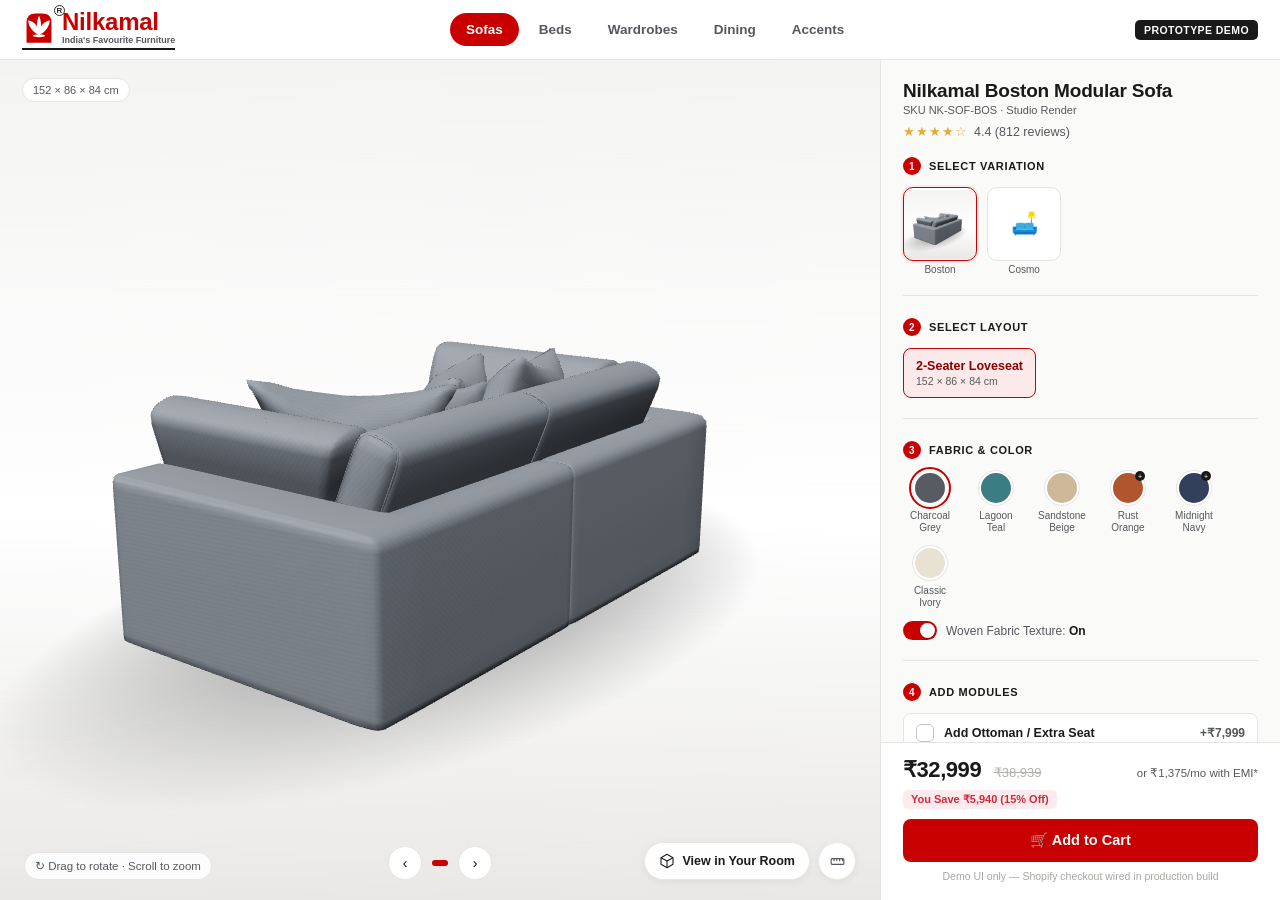
<file: index.html>
<!doctype html>
<html lang="en">
<head>
<meta charset="utf-8" />
<meta name="viewport" content="width=device-width, initial-scale=1" />
<title>Nilkamal 3D Configurator — Demo Prototype</title>
<link rel="stylesheet" href="./css/style.css" />
<script type="importmap">
{
  "imports": {
    "three": "./vendor/three/three.module.min.js"
  }
}
</script>
</head>
<body>

<header class="topbar">
  <div class="brand">
    <div class="brand-icon-wrap">
      <svg class="brand-icon" viewBox="0 0 60 60" xmlns="http://www.w3.org/2000/svg">
        <path d="M8,58 L8,22 Q8,6 24,6 L36,6 Q52,6 52,22 L52,58 Z" fill="#C80000"/>
        <path d="M30,44 C25,35 25,20 30,10 C35,20 35,35 30,44 Z" fill="#ffffff"/>
        <path d="M30,44 C18,39 11,27 11,18 C23,20 30,31 30,44 Z" fill="#ffffff"/>
        <path d="M30,44 C42,39 49,27 49,18 C37,20 30,31 30,44 Z" fill="#ffffff"/>
        <ellipse cx="30" cy="45.5" rx="11" ry="2.6" fill="#ffffff"/>
      </svg>
      <span class="brand-reg">R</span>
    </div>
    <div class="brand-text">
      <span class="brand-word">Nilkamal</span>
      <span class="brand-tag">India's Favourite Furniture</span>
    </div>
  </div>
  <nav class="navtabs" id="navtabs"></nav>
  <div class="topbar-right">
    <span class="demo-pill">Prototype Demo</span>
  </div>
</header>

<div class="app">
  <div class="viewer-col">
    <canvas id="viewer-canvas"></canvas>
    <svg id="dimOverlay" class="dim-overlay"></svg>

    <div class="viewer-topleft" id="viewer-dims">152 × 86 × 84 cm</div>

    <div class="viewer-loading" id="viewer-loading">
      <div class="spinner"></div>
      <span>Loading model…</span>
    </div>

    <div class="toast" id="toast"><span class="dot"></span><span id="toast-text">Added to cart</span></div>

    <div class="viewer-hint">↻ Drag to rotate · Scroll to zoom</div>

    <button class="viewer-fab" id="toggleDims" title="Show measurements" aria-pressed="false">
      <svg width="17" height="17" viewBox="0 0 24 24" fill="none" xmlns="http://www.w3.org/2000/svg">
        <rect x="3" y="8" width="18" height="8" rx="1.5" stroke="currentColor" stroke-width="1.6"/>
        <path d="M7 8v3M11 8v3M15 8v3M19 8v3" stroke="currentColor" stroke-width="1.6" stroke-linecap="round"/>
      </svg>
    </button>

    <!-- Unified "View in Your Room" AR entry point (js/ar-router.js).
         Exactly one of these three sits visible at a time — chosen once at
         load by feature detection (WebXR support checked first, then Quick
         Look, then this graceful "unsupported" fallback) — so the shopper
         only ever sees a single button and never has to pick a platform
         themselves. All three share the .ar-fab styling, so they're
         pixel-identical in position/look regardless of which is active;
         only the underlying element type and click behavior differ because
         Quick Look specifically requires a real rel="ar" anchor. -->

    <!-- Android/Chrome path (js/ar.js, untouched by the router) -->
    <button class="ar-fab hidden" id="arButton" title="View in your room (AR)">
      <svg width="16" height="16" viewBox="0 0 24 24" fill="none" xmlns="http://www.w3.org/2000/svg">
        <path d="M12 2 3 7v10l9 5 9-5V7l-9-5Z" stroke="currentColor" stroke-width="1.6" stroke-linejoin="round"/>
        <path d="M3 7l9 5 9-5M12 12v10" stroke="currentColor" stroke-width="1.6" stroke-linejoin="round"/>
      </svg>
      <span>View in Your Room</span>
    </button>

    <!-- iOS Safari path (js/ar-ios.js): AR Quick Look is launched via a real
         rel="ar" anchor pointing at a .usdz file, not JS/WebXR. Quick Look
         requires an <img> as the anchor's first child (Apple/WebKit
         requirement) — img is repurposed as the visible button content here. -->
    <a class="ar-fab hidden" id="arButtonIOS" rel="ar" href="#" title="View in your room (AR)">
      <img id="arButtonIOSImg" alt="" width="16" height="16" src="data:image/svg+xml;utf8,<svg xmlns='http://www.w3.org/2000/svg' viewBox='0 0 24 24' fill='none'><path d='M12 2 3 7v10l9 5 9-5V7l-9-5Z' stroke='%23161616' stroke-width='1.6' stroke-linejoin='round'/><path d='M3 7l9 5 9-5M12 12v10' stroke='%23161616' stroke-width='1.6' stroke-linejoin='round'/></svg>" />
      <span>View in Your Room</span>
    </a>

    <!-- Neither WebXR nor Quick Look detected (e.g. desktop browsers) —
         graceful fallback: still a real, visible button, not a silent
         disappearance, but clicking it explains AR isn't available here
         instead of attempting to launch anything. -->
    <button class="ar-fab hidden" id="arButtonUnsupported" title="AR not supported on this device">
      <svg width="16" height="16" viewBox="0 0 24 24" fill="none" xmlns="http://www.w3.org/2000/svg">
        <path d="M12 2 3 7v10l9 5 9-5V7l-9-5Z" stroke="currentColor" stroke-width="1.6" stroke-linejoin="round"/>
        <path d="M3 7l9 5 9-5M12 12v10" stroke="currentColor" stroke-width="1.6" stroke-linejoin="round"/>
      </svg>
      <span>View in Your Room</span>
    </button>

    <!-- Shown instead of the generic "AR isn't supported" toast specifically
         when js/ar-router.js detects an in-app browser (Instagram, Facebook,
         WhatsApp, etc.) — those WebViews block camera/AR APIs even on a
         device/browser combo that would otherwise fully support AR, so the
         generic message is actively misleading there. -->
    <div class="inapp-panel hidden" id="inAppPanel">
      <button class="inapp-panel-close" id="inAppPanelClose" aria-label="Close">&#10005;</button>
      <p class="inapp-panel-text" id="inAppPanelText"></p>
      <div class="inapp-panel-actions">
        <button class="inapp-panel-btn" id="inAppOpenBrowserBtn">Open in Browser</button>
        <button class="inapp-panel-btn inapp-panel-btn-secondary" id="inAppCopyLinkBtn">Copy Link</button>
      </div>
    </div>

    <!-- Shown only when js/ar.js exhausts every fallback (full request, then
         hit-test-only, then a completely bare AR request) and all three are
         rejected by the device/browser itself. Surfaces the raw technical
         facts (browser, exact error, WebXR API presence) directly on screen
         so they can be read off a screenshot instead of needing developer
         tools on the phone. -->
    <div class="inapp-panel hidden" id="arDiagPanel">
      <button class="inapp-panel-close" id="arDiagPanelClose" aria-label="Close">&#10005;</button>
      <p class="inapp-panel-text">AR request was rejected by this device/browser at every level (see below). This is not something a page-side code change can work around — it needs comparing against the exact facts below.</p>
      <p class="inapp-panel-text" id="arDiagPanelText" style="font-family: ui-monospace, monospace; font-size: 11px; white-space: pre-wrap;"></p>
      <div class="inapp-panel-actions">
        <button class="inapp-panel-btn" id="arDiagCopyBtn">Copy Diagnostics</button>
      </div>
    </div>

    <!-- WebXR "dom-overlay" root: hidden until an AR session is active, then
         used for the scanning prompt / placement hint / exit control. Android
         + Chrome only (see js/ar.js); no effect on desktop rendering. -->
    <div class="ar-overlay" id="arOverlay">
      <button class="ar-exit" id="arExitBtn" title="Exit AR" aria-label="Exit AR">&#10005;</button>
      <div class="ar-banner" id="arBanner">
        <span class="ar-banner-dot"></span>
        <span id="arBannerText">Point your phone down at the floor and move it slowly side to side&hellip;</span>
      </div>
      <div class="ar-hint" id="arHint"></div>
    </div>

    <div class="viewer-nav">
      <button class="viewer-arrow" id="prevConfig">‹</button>
      <div class="viewer-dots" id="viewerDots"></div>
      <button class="viewer-arrow" id="nextConfig">›</button>
    </div>
  </div>

  <aside class="panel-col">
    <div class="panel-scroll" id="panel-scroll">
      <div class="p-title" id="p-title">—</div>
      <div class="p-sku" id="p-sku">—</div>
      <div class="p-rating">
        <span class="stars" id="p-stars">★★★★★</span>
        <span id="p-reviews">0 reviews</span>
      </div>

      <div id="steps"></div>
    </div>

    <div class="pricebar">
      <div class="price-row">
        <div>
          <span class="price-main" id="price-main">₹0</span>
          <span class="price-strike" id="price-strike"></span>
        </div>
        <div class="price-emi" id="price-emi">or ₹0/mo with EMI*</div>
      </div>
      <div class="price-save" id="price-save"></div>
      <button class="cta" id="addToCart">🛒 Add to Cart</button>
      <div class="cta-note">Demo UI only — Shopify checkout wired in production build</div>
    </div>
  </aside>
</div>

<script type="module" src="./js/main.js"></script>
<script type="module" src="./js/ar.js"></script>
<script type="module" src="./js/ar-ios.js"></script>
<script type="module" src="./js/ar-router.js"></script>
</body>
</html>
</file>
<file: css/style.css>
:root {
  /* Rebrand: blue -> Nilkamal red (#C80000), matching nilkamalhomes.com.
     --brand-dark/--brand-tint re-derived at the same HSL saturation/
     lightness ratios as the original blue trio (same approach used for
     the /modular/ configurator's rebrand) so hover/tint states keep the
     same relative contrast. White-on-brand text (.cta, .navtab.active,
     .step-num) checked at 6.08:1 against #C80000, passes WCAG AA. */
  --brand: #C80000;
  --brand-dark: #8D0101;
  --brand-tint: #FCEAEA;
  --navy: #0F2A47;
  --sale: #D6273C;
  --ink: #1a1a1a;
  --ink-soft: #55585c;
  --line: #e7e5e3;
  --panel: #fafaf9;
  --bg: #ffffff;
  --success: #1e8e4f;
  --radius: 10px;
  --font: -apple-system, BlinkMacSystemFont, "Segoe UI", Roboto, Helvetica, Arial, sans-serif;
}

* { box-sizing: border-box; }
html, body { height: 100%; }
body {
  margin: 0;
  font-family: var(--font);
  color: var(--ink);
  background: var(--bg);
  -webkit-font-smoothing: antialiased;
  overflow: hidden;
}

/* ---------- Header ---------- */
.topbar {
  height: 60px;
  display: flex;
  align-items: center;
  justify-content: space-between;
  padding: 0 22px;
  border-bottom: 1px solid var(--line);
  background: #fff;
  position: relative;
  z-index: 20;
}
.brand {
  display: flex;
  align-items: flex-end;
  gap: 6px;
  position: relative;
  padding-bottom: 3px;
  border-bottom: 2.5px solid #16181a;
}
.brand-icon-wrap { position: relative; flex-shrink: 0; margin-bottom: 1px; }
.brand-icon { width: 34px; height: 34px; display: block; }
.brand-reg {
  position: absolute;
  top: -5px;
  right: -9px;
  font-size: 8px;
  font-weight: 700;
  color: #2a2a2a;
  border: 1px solid #2a2a2a;
  border-radius: 50%;
  width: 11px;
  height: 11px;
  display: flex;
  align-items: center;
  justify-content: center;
  background: #fff;
}
.brand-text { display: flex; flex-direction: column; line-height: 1; }
.brand-word {
  font-family: "Arial Rounded MT Bold", "Segoe UI", Verdana, var(--font);
  font-weight: 800;
  font-size: 24px;
  letter-spacing: -0.01em;
  color: var(--brand);
}
.brand-tag {
  font-size: 9px;
  color: var(--ink-soft);
  font-weight: 600;
  white-space: nowrap;
  margin-top: 2px;
}
.navtabs { display: flex; gap: 4px; }
.navtab {
  border: none;
  background: transparent;
  padding: 9px 16px;
  font-size: 13.5px;
  font-weight: 600;
  color: var(--ink-soft);
  cursor: pointer;
  border-radius: 999px;
  transition: background .15s, color .15s;
}
.navtab:hover { background: var(--brand-tint); color: var(--brand-dark); }
.navtab.active { background: var(--brand); color: #fff; }
.topbar-right { display: flex; align-items: center; gap: 14px; font-size: 12px; color: var(--ink-soft); }
.demo-pill {
  font-size: 10.5px;
  font-weight: 700;
  letter-spacing: .04em;
  text-transform: uppercase;
  background: var(--ink);
  color: #fff;
  padding: 4px 9px;
  border-radius: 5px;
}

/* ---------- Layout ---------- */
.app { height: calc(100% - 60px); display: flex; }
.viewer-col { flex: 1 1 auto; position: relative; background: #fff; min-width: 0; }
.panel-col {
  width: 400px;
  flex: 0 0 400px;
  border-left: 1px solid var(--line);
  background: var(--panel);
  display: flex;
  flex-direction: column;
  height: 100%;
}

/* ---------- Viewer ---------- */
#viewer-canvas { position: absolute; inset: 0; display: block; width: 100%; height: 100%; }

.dim-overlay {
  position: absolute;
  inset: 0;
  width: 100%;
  height: 100%;
  pointer-events: none;
  transition: opacity .15s;
}
.dim-line { stroke: #7a7d82; stroke-width: 1.2; }
.dim-group.dim-width .dim-line, .dim-group.dim-height .dim-line { stroke: #8b8e93; }
.dim-label-bg { fill: #ffffff; stroke: #e2e0dd; stroke-width: 1; rx: 4; ry: 4; }
.dim-label {
  font-family: var(--font);
  font-size: 11px;
  font-weight: 700;
  fill: var(--ink);
  text-anchor: middle;
  dominant-baseline: middle;
}
.viewer-hint {
  position: absolute;
  bottom: 20px;
  left: 24px;
  font-size: 11.5px;
  color: var(--ink-soft);
  display: flex;
  align-items: center;
  gap: 6px;
  background: rgba(255,255,255,.85);
  padding: 6px 10px;
  border-radius: 999px;
  border: 1px solid var(--line);
  pointer-events: none;
}
.viewer-nav {
  position: absolute;
  bottom: 20px;
  left: 50%;
  transform: translateX(-50%);
  display: flex;
  align-items: center;
  gap: 10px;
}
.viewer-arrow {
  width: 34px; height: 34px;
  border-radius: 50%;
  border: 1px solid var(--line);
  background: #fff;
  display: flex; align-items: center; justify-content: center;
  cursor: pointer;
  font-size: 14px;
  color: var(--ink);
  transition: border-color .15s, color .15s;
}
.viewer-arrow:hover { border-color: var(--brand); color: var(--brand); }
.viewer-dots { display: flex; gap: 5px; }
.viewer-dot { width: 6px; height: 6px; border-radius: 50%; background: var(--line); }
.viewer-dot.active { background: var(--brand); width: 16px; border-radius: 4px; }

.viewer-fab {
  position: absolute;
  bottom: 20px;
  right: 24px;
  width: 38px; height: 38px;
  border-radius: 50%;
  border: 1px solid var(--line);
  background: rgba(255,255,255,.92);
  display: flex; align-items: center; justify-content: center;
  cursor: pointer;
  color: var(--ink-soft);
  box-shadow: 0 2px 8px rgba(0,0,0,.06);
  transition: border-color .15s, color .15s, background .15s;
}
.viewer-fab:hover { border-color: var(--brand); color: var(--brand); }
.viewer-fab.active { background: var(--brand); border-color: var(--brand); color: #fff; }

/* ---------- "View in Your Room" AR entry point (Android/Chrome WebXR) ---------- */
.ar-fab {
  position: absolute;
  bottom: 20px;
  right: 70px;
  height: 38px;
  padding: 0 14px;
  border-radius: 19px;
  border: 1px solid var(--line);
  background: rgba(255,255,255,.92);
  display: flex; align-items: center; gap: 7px;
  font-size: 12.5px; font-weight: 600;
  color: var(--ink);
  cursor: pointer;
  box-shadow: 0 2px 8px rgba(0,0,0,.06);
  transition: border-color .15s, color .15s;
}
.ar-fab:hover { border-color: var(--brand); color: var(--brand); }
.ar-fab.hidden { display: none; }
a.ar-fab { text-decoration: none; }
.ar-fab img { width: 16px; height: 16px; object-fit: cover; border-radius: 3px; flex: 0 0 auto; }

/* WebXR dom-overlay root. The browser takes over sizing/positioning of this
   element for the duration of an active AR session; outside a session it is
   just an absolutely-positioned layer over the viewer, hidden until active. */
.ar-overlay {
  position: absolute; inset: 0;
  display: none;
  pointer-events: none;
  z-index: 5;
}
.ar-overlay.active { display: block; }
.ar-overlay.active .ar-exit,
.ar-overlay.active .ar-banner { pointer-events: auto; }

.ar-exit {
  position: absolute; top: 16px; right: 16px;
  width: 34px; height: 34px;
  border-radius: 50%;
  border: none;
  background: rgba(20,20,20,.55);
  color: #fff;
  font-size: 15px;
  display: flex; align-items: center; justify-content: center;
  cursor: pointer;
}

.ar-banner {
  position: absolute; top: 16px; left: 50%; transform: translateX(-50%);
  max-width: 82%;
  background: rgba(20,20,20,.72);
  color: #fff;
  font-size: 13px;
  padding: 9px 16px;
  border-radius: 999px;
  display: flex; align-items: center; gap: 8px;
}
.ar-banner-dot {
  width: 7px; height: 7px; border-radius: 50%;
  background: var(--brand);
  flex: 0 0 auto;
  animation: spin 1.4s linear infinite;
}

.ar-hint {
  position: absolute; bottom: 28px; left: 50%; transform: translateX(-50%);
  background: rgba(20,20,20,.72);
  color: #fff;
  font-size: 12.5px;
  padding: 8px 14px;
  border-radius: 999px;
  display: none;
  white-space: nowrap;
}

/* In-app-browser fallback panel (js/ar-router.js) — a small card, not a
   full overlay, since no AR session is involved; anchored above the AR
   button row so it reads as "more info about the button you just tapped". */
.inapp-panel {
  position: absolute;
  left: 14px; right: 14px; bottom: 74px;
  background: rgba(20,20,20,.92);
  color: #fff;
  border-radius: 12px;
  padding: 14px 34px 14px 16px;
  z-index: 6;
}
.inapp-panel.hidden { display: none; }
.inapp-panel-text { margin: 0 0 12px; font-size: 12.5px; line-height: 1.45; }
.inapp-panel-actions { display: flex; gap: 8px; flex-wrap: wrap; }
.inapp-panel-btn {
  flex: 1 1 auto;
  min-width: 120px;
  border: 1px solid rgba(255,255,255,.35);
  background: transparent;
  color: #fff;
  font-size: 12.5px;
  font-weight: 600;
  padding: 9px 10px;
  border-radius: 8px;
  cursor: pointer;
}
.inapp-panel-btn:hover { border-color: #fff; }
.inapp-panel-btn-secondary { background: rgba(255,255,255,.12); }
.inapp-panel-close {
  position: absolute; top: 10px; right: 10px;
  width: 26px; height: 26px;
  border: none; border-radius: 50%;
  background: rgba(255,255,255,.14);
  color: #fff;
  font-size: 12px;
  cursor: pointer;
  display: flex; align-items: center; justify-content: center;
}

.viewer-topleft {
  position: absolute; top: 18px; left: 22px;
  font-size: 11px; color: var(--ink-soft);
  background: rgba(255,255,255,.85);
  padding: 5px 10px; border-radius: 999px;
  border: 1px solid var(--line);
}
.viewer-loading {
  position: absolute; inset: 0;
  display: flex; align-items: center; justify-content: center;
  background: rgba(255,255,255,.72);
  font-size: 13px; color: var(--ink-soft);
  gap: 10px;
  transition: opacity .2s;
  pointer-events: none;
}
.viewer-loading.hidden { opacity: 0; }
.spinner {
  width: 18px; height: 18px;
  border-radius: 50%;
  border: 2px solid var(--line);
  border-top-color: var(--brand);
  animation: spin .8s linear infinite;
}
@keyframes spin { to { transform: rotate(360deg); } }

.toast {
  position: absolute;
  top: 20px; right: 24px;
  background: var(--ink);
  color: #fff;
  padding: 10px 16px;
  border-radius: 8px;
  font-size: 13px;
  display: flex; align-items: center; gap: 8px;
  opacity: 0;
  transform: translateY(-8px);
  transition: opacity .25s, transform .25s;
  pointer-events: none;
}
.toast.show { opacity: 1; transform: translateY(0); }
.toast .dot { width: 7px; height: 7px; border-radius: 50%; background: var(--success); }

/* ---------- Panel ---------- */
.panel-scroll { flex: 1 1 auto; overflow-y: auto; padding: 20px 22px 10px; scroll-behavior: smooth; }
.panel-scroll::-webkit-scrollbar { width: 7px; }
.panel-scroll::-webkit-scrollbar-thumb { background: #ddd; border-radius: 4px; }
#steps { transition: opacity .16s ease; }
#steps.fading { opacity: 0.35; }

.p-title { font-size: 19px; font-weight: 700; margin: 0 0 2px; letter-spacing: -0.01em; }
.p-sku { font-size: 11px; color: var(--ink-soft); margin-bottom: 8px; }
.p-rating { display: flex; align-items: center; gap: 6px; font-size: 12.5px; color: var(--ink-soft); margin-bottom: 18px; }
.stars { color: #e8a92d; letter-spacing: 1px; }

.step {
  margin-bottom: 22px;
  padding-bottom: 20px;
  border-bottom: 1px solid var(--line);
}
.step:last-child { border-bottom: none; }
.step-label {
  font-size: 11px;
  font-weight: 700;
  letter-spacing: .06em;
  text-transform: uppercase;
  color: var(--ink);
  display: flex;
  align-items: center;
  gap: 8px;
  margin-bottom: 12px;
}
.step-num {
  width: 18px; height: 18px;
  border-radius: 50%;
  background: var(--brand);
  color: #fff;
  font-size: 10px;
  display: flex; align-items: center; justify-content: center;
  font-weight: 800;
}

.chip-row { display: flex; flex-wrap: wrap; gap: 8px; }
.chip {
  border: 1px solid var(--line);
  background: #fff;
  border-radius: 8px;
  padding: 10px 12px;
  cursor: pointer;
  font-size: 12.5px;
  font-weight: 600;
  color: var(--ink);
  transition: border-color .15s, background .15s;
  display: flex;
  flex-direction: column;
  gap: 2px;
  min-width: 92px;
}
.chip .chip-sub { font-size: 10.5px; color: var(--ink-soft); font-weight: 500; }
.chip:hover { border-color: var(--brand); }
.chip.active { border-color: var(--brand); background: var(--brand-tint); color: var(--brand-dark); }

.thumb-row { display: flex; flex-wrap: wrap; gap: 10px; }
.thumb-btn {
  width: 74px; height: 74px;
  border-radius: 10px;
  border: 1.5px solid var(--line);
  background: #fff center/contain no-repeat;
  cursor: pointer;
  position: relative;
  overflow: hidden;
  transition: border-color .15s, box-shadow .15s;
}
.thumb-btn:hover { border-color: var(--brand); }
.thumb-btn.active { border-color: var(--brand); box-shadow: 0 0 0 2px var(--brand-tint); }
.thumb-btn .thumb-fallback {
  position: absolute; inset: 0;
  display: flex; align-items: center; justify-content: center;
  font-size: 22px;
}
.thumb-label {
  font-size: 10px;
  text-align: center;
  color: var(--ink-soft);
  margin-top: 3px;
  max-width: 74px;
}
.thumb-wrap { display: flex; flex-direction: column; align-items: center; }

.swatch-row { display: flex; flex-wrap: wrap; gap: 12px; }
.swatch-wrap { display: flex; flex-direction: column; align-items: center; gap: 5px; width: 54px; }
.swatch {
  width: 34px; height: 34px;
  border-radius: 50%;
  cursor: pointer;
  border: 2px solid #fff;
  outline: 1px solid var(--line);
  position: relative;
  transition: outline-color .15s, transform .1s;
}
.swatch:hover { transform: scale(1.06); }
.swatch.active { outline: 2px solid var(--brand); outline-offset: 2px; }
.swatch .premium-dot {
  position: absolute; top: -2px; right: -2px;
  width: 10px; height: 10px; border-radius: 50%;
  background: var(--ink); color: #fff; font-size: 7px;
  display: flex; align-items: center; justify-content: center;
}
.swatch-label { font-size: 10px; color: var(--ink-soft); text-align: center; line-height: 1.2; }

.module-row { display: flex; flex-direction: column; gap: 10px; }
.module-item {
  display: flex; align-items: center; justify-content: space-between;
  border: 1px solid var(--line);
  border-radius: 8px;
  padding: 10px 12px;
  cursor: pointer;
  background: #fff;
  transition: border-color .15s, background .15s;
}
.module-item.active { border-color: var(--brand); background: var(--brand-tint); }
.module-left { display: flex; align-items: center; gap: 10px; font-size: 12.5px; font-weight: 600; }
.module-checkbox {
  width: 18px; height: 18px;
  border-radius: 5px;
  border: 1.5px solid #c7c5c2;
  display: flex; align-items: center; justify-content: center;
  font-size: 11px; color: #fff;
  flex-shrink: 0;
}
.module-item.active .module-checkbox { background: var(--brand); border-color: var(--brand); }
.module-price { font-size: 12px; color: var(--ink-soft); font-weight: 600; }

.texture-toggle {
  display: flex;
  align-items: center;
  gap: 9px;
  margin-top: 12px;
  cursor: pointer;
  user-select: none;
}
.tt-track {
  width: 34px; height: 19px;
  border-radius: 999px;
  background: #d9d7d3;
  position: relative;
  transition: background .15s;
  flex-shrink: 0;
}
.texture-toggle.active .tt-track { background: var(--brand); }
.tt-thumb {
  position: absolute;
  top: 2px; left: 2px;
  width: 15px; height: 15px;
  border-radius: 50%;
  background: #fff;
  box-shadow: 0 1px 2px rgba(0,0,0,.25);
  transition: left .15s;
}
.texture-toggle.active .tt-thumb { left: 17px; }
.tt-label { font-size: 12px; color: var(--ink-soft); }
.tt-label strong { color: var(--ink); font-weight: 700; }

.stepper-row { display: flex; align-items: center; gap: 14px; }
.stepper-btn {
  width: 30px; height: 30px; border-radius: 50%;
  border: 1px solid var(--line); background: #fff;
  font-size: 15px; cursor: pointer; color: var(--ink);
  display: flex; align-items: center; justify-content: center;
}
.stepper-btn:hover { border-color: var(--brand); color: var(--brand); }
.stepper-btn:disabled { opacity: .35; cursor: not-allowed; }
.stepper-val { font-size: 14px; font-weight: 700; min-width: 90px; text-align: center; }

/* ---------- Price bar ---------- */
.pricebar {
  border-top: 1px solid var(--line);
  background: #fff;
  padding: 14px 22px 18px;
  flex-shrink: 0;
}
.price-row { display: flex; align-items: baseline; justify-content: space-between; margin-bottom: 6px; }
.price-main { font-size: 22px; font-weight: 800; letter-spacing: -0.02em; }
.price-strike { font-size: 13px; color: #b3b1ae; text-decoration: line-through; margin-left: 8px; font-weight: 500; }
.price-emi { font-size: 11.5px; color: var(--ink-soft); }
.price-save {
  font-size: 11px;
  font-weight: 700;
  color: var(--sale);
  background: #FCEBED;
  display: inline-block;
  padding: 3px 8px;
  border-radius: 5px;
  margin-bottom: 10px;
}
.cta {
  width: 100%;
  border: none;
  background: var(--brand);
  color: #fff;
  font-size: 14.5px;
  font-weight: 700;
  padding: 13px 0;
  border-radius: 8px;
  cursor: pointer;
  transition: background .15s, transform .05s;
  display: flex; align-items: center; justify-content: center; gap: 8px;
}
.cta:hover { background: var(--brand-dark); }
.cta:active { transform: scale(.99); }
.cta-note { text-align: center; font-size: 10.5px; color: #a9a7a3; margin-top: 8px; }

/* scrollbar for panel on firefox */
.panel-scroll { scrollbar-width: thin; }

@media (max-width: 980px) {
  .panel-col { width: 340px; flex-basis: 340px; }
  .brand-tag { display: none; }
}

/* ---------- Mobile (phones, ~375-430px portrait) ----------
   Below 980px the panel just narrows (see above), but the viewer/panel
   split stays side-by-side, which breaks on real phone widths: the
   panel-col's fixed 340px alone leaves almost no room for the 3D viewer,
   and the bottom-row viewer controls (.viewer-hint / .viewer-nav /
   .viewer-fab / .ar-fab), all sized and spaced for a wide desktop viewer,
   collide with each other once that column narrows further. This stacks
   the viewer above the panel instead of squeezing them side-by-side,
   removes the decorative drag/zoom hint text that was the main source of
   overlap with the nav dots, promotes the "View in Your Room" AR button
   to its own full-width bar (it's this branch's headline feature — it
   shouldn't fight the small utility icons for a corner), and enlarges
   touch targets (>=44px) without touching anything above 760px (desktop/
   tablet layout, and the WebXR/Quick Look AR flows themselves, untouched). */
@media (max-width: 760px) {
  .app { flex-direction: column; }
  .viewer-col { flex: 0 0 auto; width: 100%; height: 46vh; min-height: 240px; }
  .panel-col {
    width: 100%;
    height: auto;
    flex: 1 1 auto;
    min-height: 0;
    border-left: none;
    border-top: 1px solid var(--line);
  }
  .panel-scroll { min-height: 0; padding: 16px 16px 8px; }
  .pricebar { padding: 12px 16px 16px; }

  .topbar { padding: 0 14px; gap: 8px; }
  .demo-pill { display: none; }
  .navtabs { overflow-x: auto; -webkit-overflow-scrolling: touch; scrollbar-width: none; max-width: 46vw; }
  .navtabs::-webkit-scrollbar { display: none; }
  .navtab { white-space: nowrap; padding: 8px 12px; font-size: 12.5px; }

  /* The hint text ("Drag to rotate / Scroll to zoom") sat at left:24px and
     routinely overlapped the centered prev/next nav dots once the viewer
     was this narrow — it's purely a decorative tip, so hide it here rather
     than fight for space; drag/pinch is discoverable without it on touch. */
  .viewer-hint { display: none; }

  /* "View in Your Room" (js/ar-router.js picks exactly one of #arButton /
     #arButtonIOS / #arButtonUnsupported, all sharing this .ar-fab class) —
     was a ~160px pill pinned at right:70px, right next to the dimension
     toggle and directly above the centered nav dots; on a 375px screen
     those three together need more width than the screen has. Make it a
     full-width bar at the very bottom instead, and shift the toggle + nav
     row up to sit just above it. */
  .ar-fab {
    left: 12px; right: 12px; bottom: 14px; top: auto;
    width: auto; height: 46px;
    border-radius: 10px;
    justify-content: center;
    font-size: 13px;
  }
  .viewer-fab { bottom: 68px; right: 14px; width: 44px; height: 44px; }
  .viewer-arrow { width: 44px; height: 44px; }
  .viewer-nav { bottom: 68px; gap: 12px; }
  .viewer-topleft { top: 12px; left: 12px; max-width: 55%; font-size: 10.5px; }
  .toast { top: 12px; right: 12px; left: auto; max-width: 65%; }
  .ar-exit { width: 44px; height: 44px; }
}

@media (max-width: 400px) {
  .viewer-col { height: 42vh; min-height: 220px; }
  .p-title { font-size: 17px; }
  .price-main { font-size: 19px; }
}
</file>
